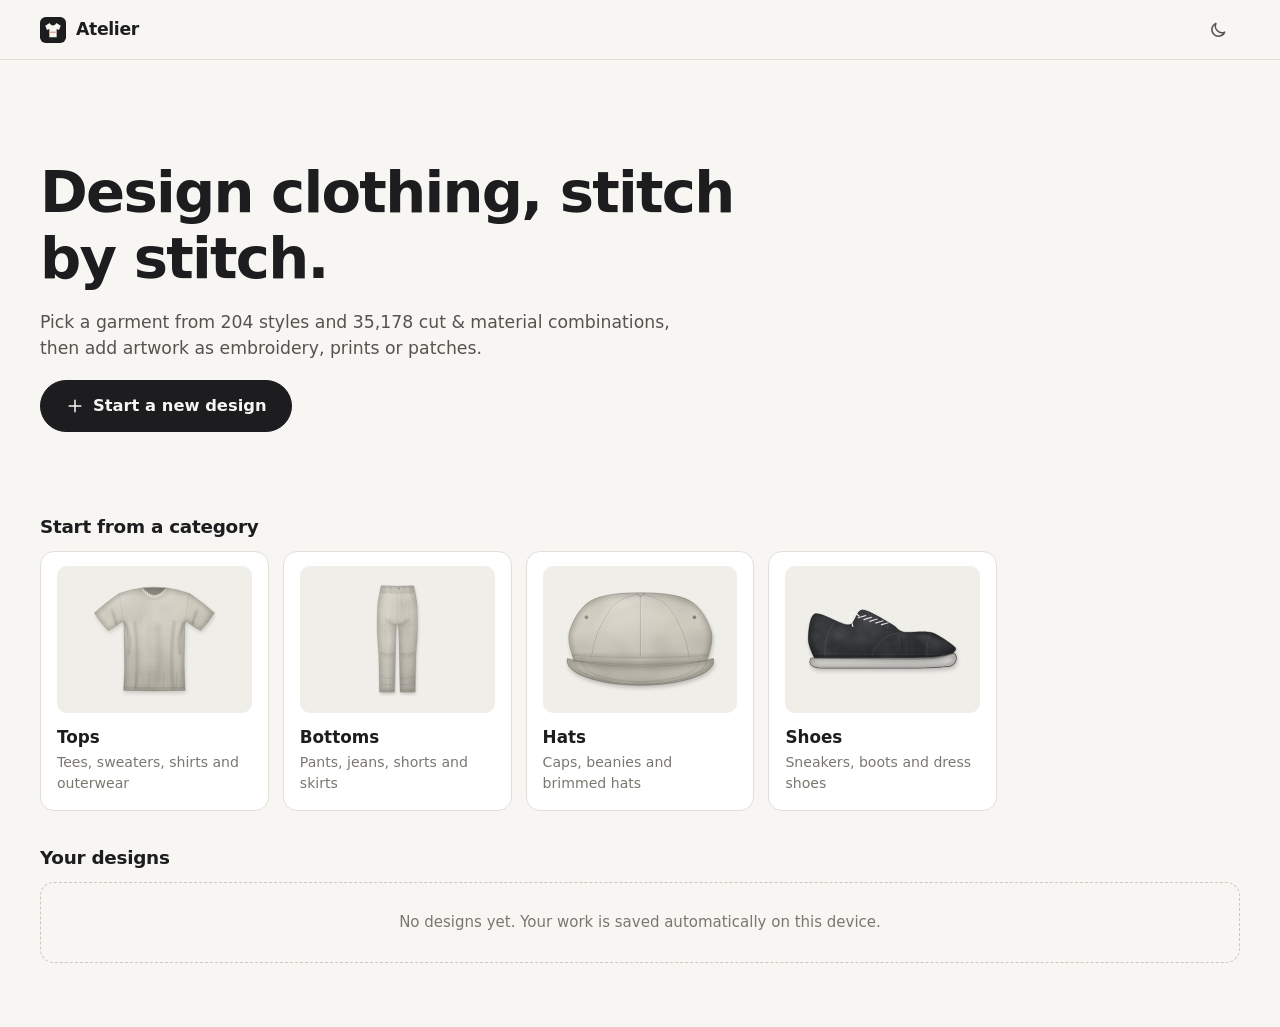
<file: index.html>
<!doctype html>
<html lang="en">
<head>
  <meta charset="utf-8">
  <meta name="viewport" content="width=device-width, initial-scale=1, viewport-fit=cover">
  <title>Atelier — Clothing Design Studio</title>
  <meta name="description" content="Prototype clothing designs: pick a garment, add stitched, printed or patched artwork, and edit images in a built-in editor.">
  <meta name="theme-color" content="#f7f6f3" media="(prefers-color-scheme: light)">
  <meta name="theme-color" content="#151517" media="(prefers-color-scheme: dark)">
  <meta name="apple-mobile-web-app-capable" content="yes">
  <meta name="mobile-web-app-capable" content="yes">
  <meta name="apple-mobile-web-app-status-bar-style" content="default">
  <meta name="apple-mobile-web-app-title" content="Atelier">
  <link rel="manifest" href="manifest.webmanifest">
  <link rel="icon" href="assets/icon.svg" type="image/svg+xml">
  <link rel="apple-touch-icon" href="assets/icon-180.png">
  <link rel="stylesheet" href="css/app.css">
</head>
<body>
  <a class="skip-link" href="#main">Skip to main content</a>
  <div id="app"></div>
  <div id="live" class="sr-only" aria-live="polite" aria-atomic="true"></div>
  <div id="toasts" class="toasts" aria-live="polite"></div>
  <noscript><p style="padding:24px">Atelier needs JavaScript to run.</p></noscript>
  <script type="module" src="js/main.js"></script>
</body>
</html>
</file>
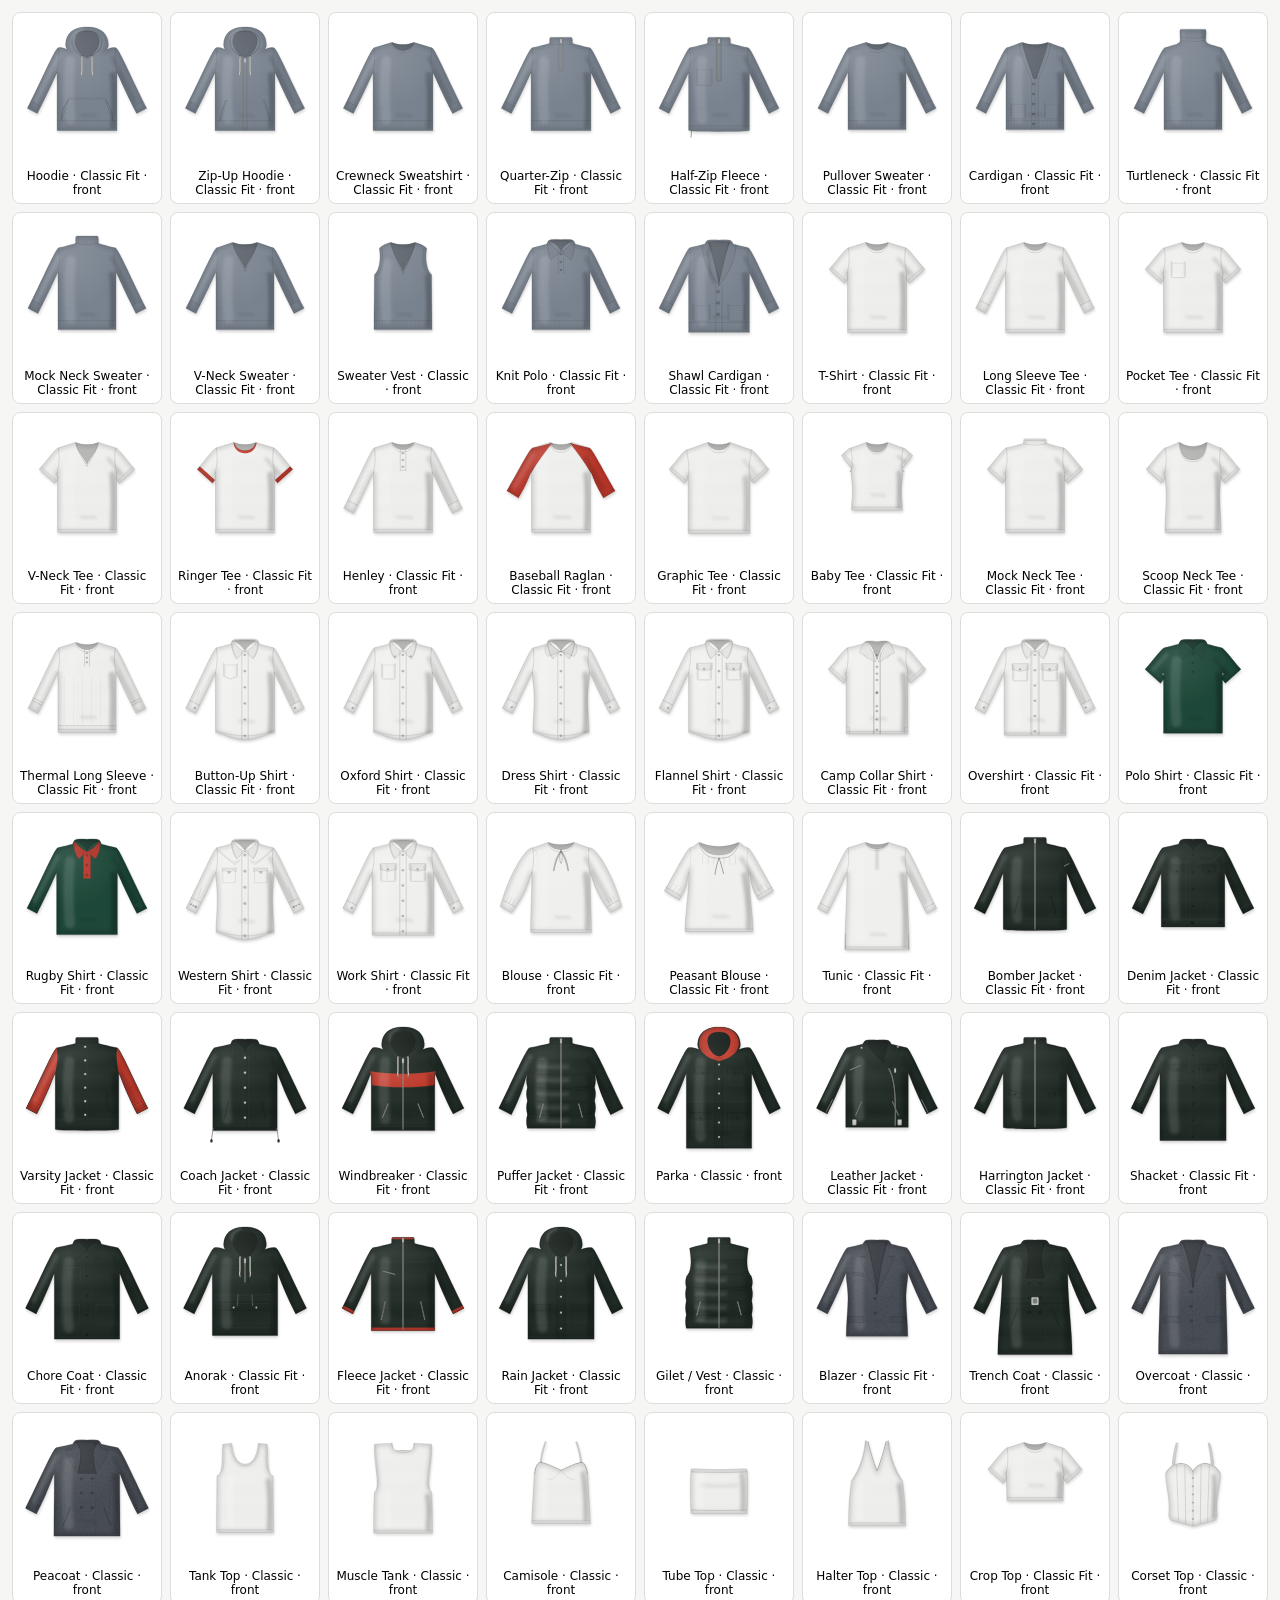
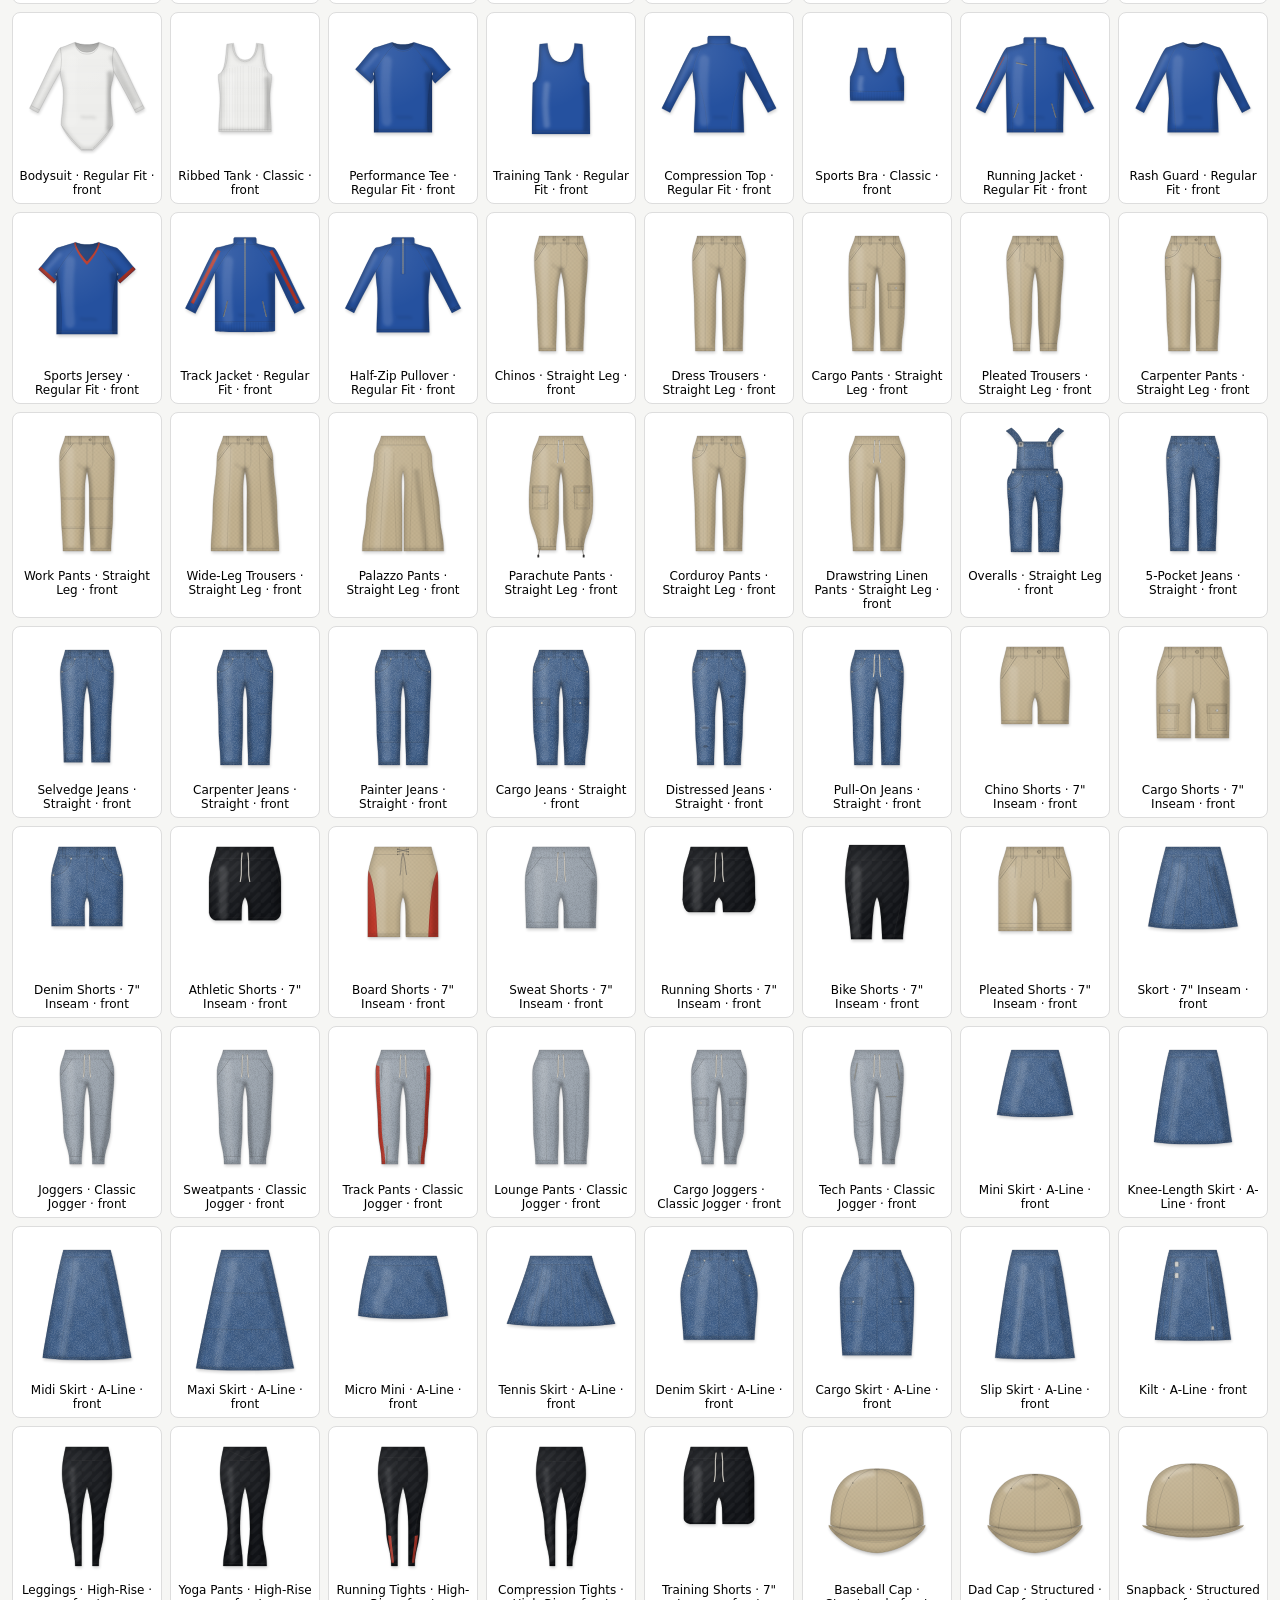
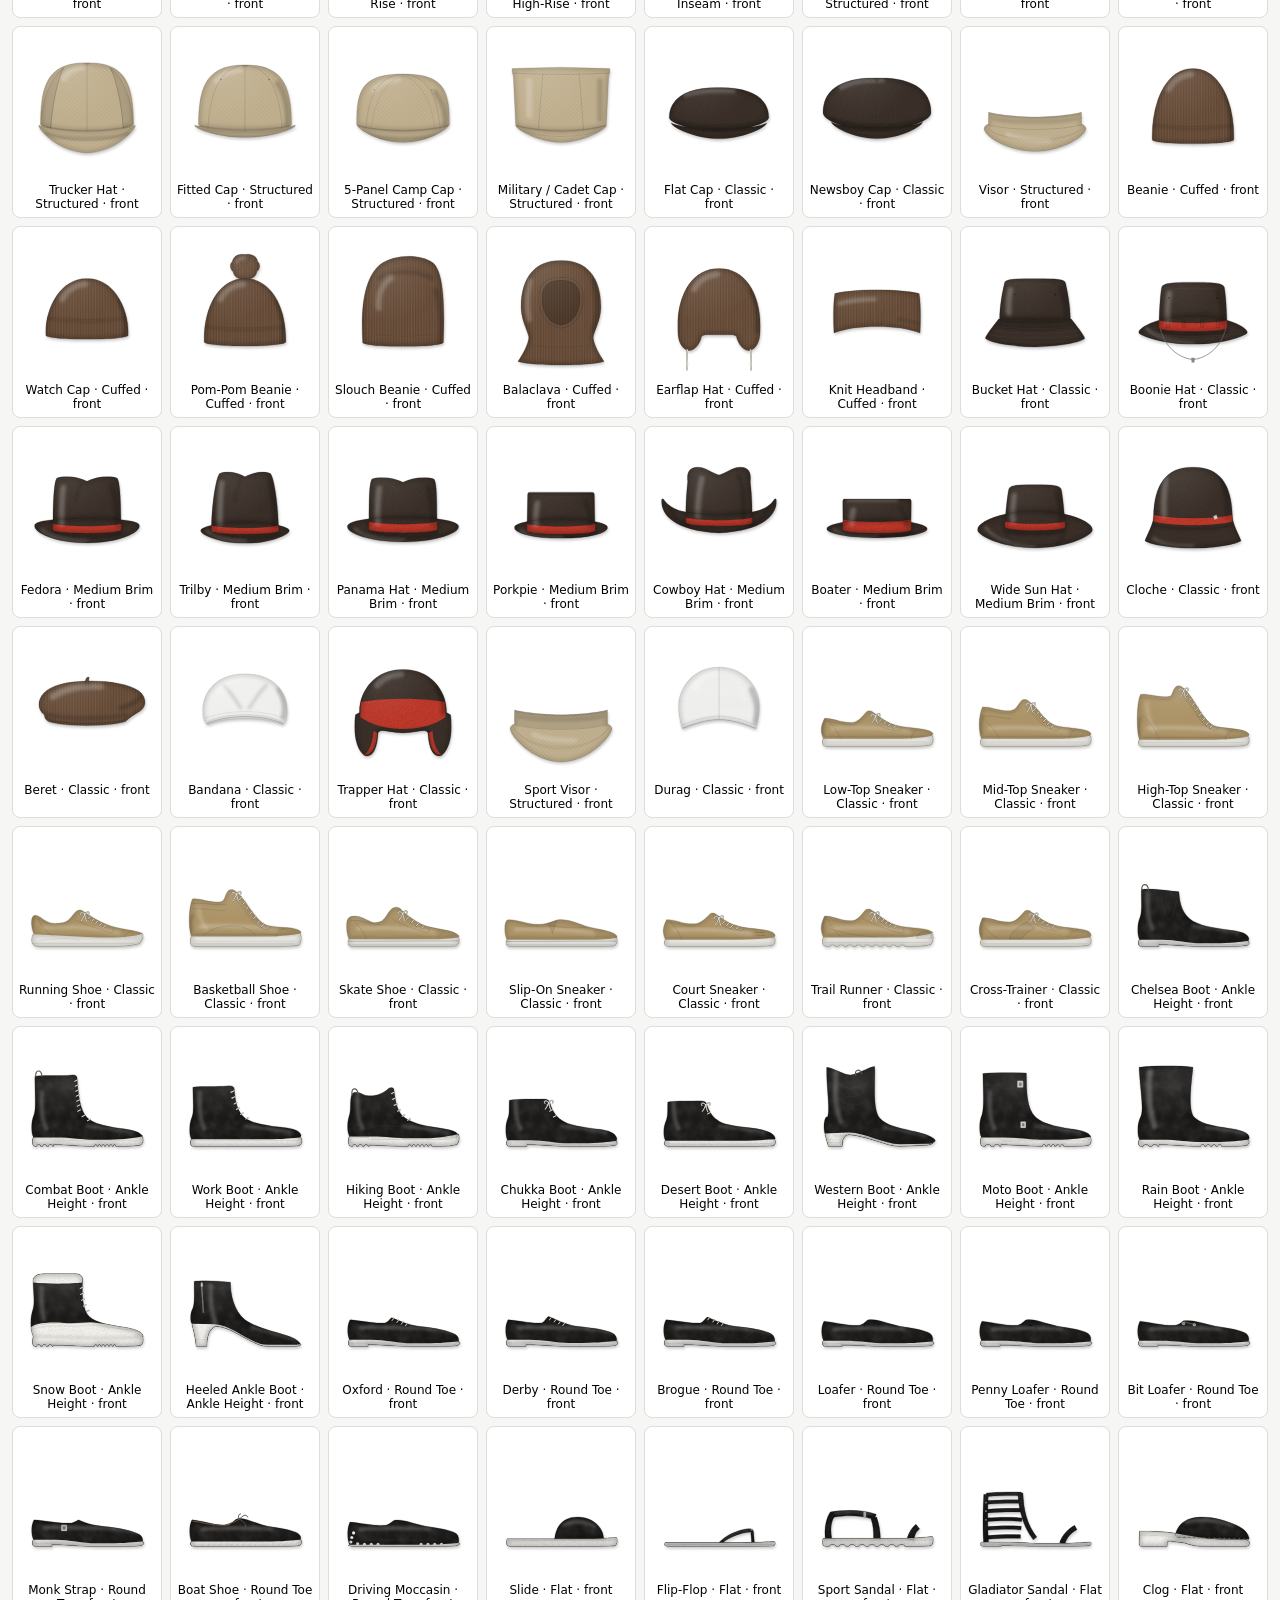
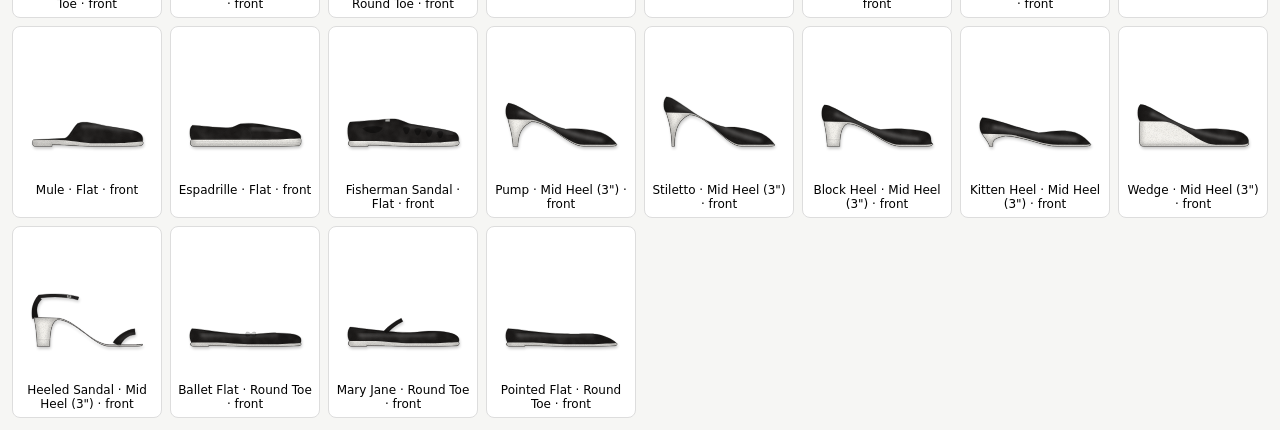
<file: tests/gallery.html>
<!doctype html>
<html lang="en"><head><meta charset="utf-8"><title>Garment gallery (dev)</title>
<style>
  body{font:12px system-ui;margin:12px;background:#f6f6f4}
  .grid{display:grid;grid-template-columns:repeat(auto-fill,minmax(150px,1fr));gap:8px}
  figure{margin:0;background:#fff;border:1px solid #ddd;border-radius:8px;padding:6px}
  figure svg{width:100%;height:150px;display:block}
  figcaption{text-align:center}
</style></head>
<body><div id="out" class="grid"></div>
<script type="module">
import { CATALOG, CUT_SETS, resolveSpec } from '../js/data/catalog.js';
import { MATERIAL_SETS } from '../js/data/materials.js';
import { garmentSVG } from '../js/garments/render.js';
import { loadGarmentArt } from '../js/garments/custom.js';
await loadGarmentArt(new URLSearchParams(location.search).get('art') || '../assets/garments/manifest.json');
const q = new URLSearchParams(location.search);
const cat = q.get('cat'), mode = q.get('mode') || 'types', view = q.get('view') || 'front';
const out = document.getElementById('out');
let html = '';
const errors = [];
for (const c of CATALOG) {
  if (cat && c.id !== cat) continue;
  for (const g of c.genres) for (const t of g.types) {
    const cuts = mode === 'cuts' ? CUT_SETS[t.cuts] : [CUT_SETS[t.cuts][0]];
    for (const cut of cuts) {
      const mat = MATERIAL_SETS[t.materials][0];
      const s = resolveSpec({ category: c.id, genre: g.id, type: t.id, cut: cut.id, material: mat });
      try {
        for (const v of view === 'both' ? ['front', 'back'] : [view]) {
          html += `<figure>${garmentSVG({ tpl: s.tpl, params: s.params, view: v, materialId: mat, accent: s.tpl === 'shoe' ? '#f2f0eb' : '#c0392b' })}<figcaption>${t.label} · ${cut.label} · ${v}</figcaption></figure>`;
        }
      } catch (e) { errors.push(`${t.id}/${cut.id}: ${e.message}`); }
    }
  }
}
out.innerHTML = html;
window.__errors = errors;
document.title = 'done';
</script></body></html>
</file>
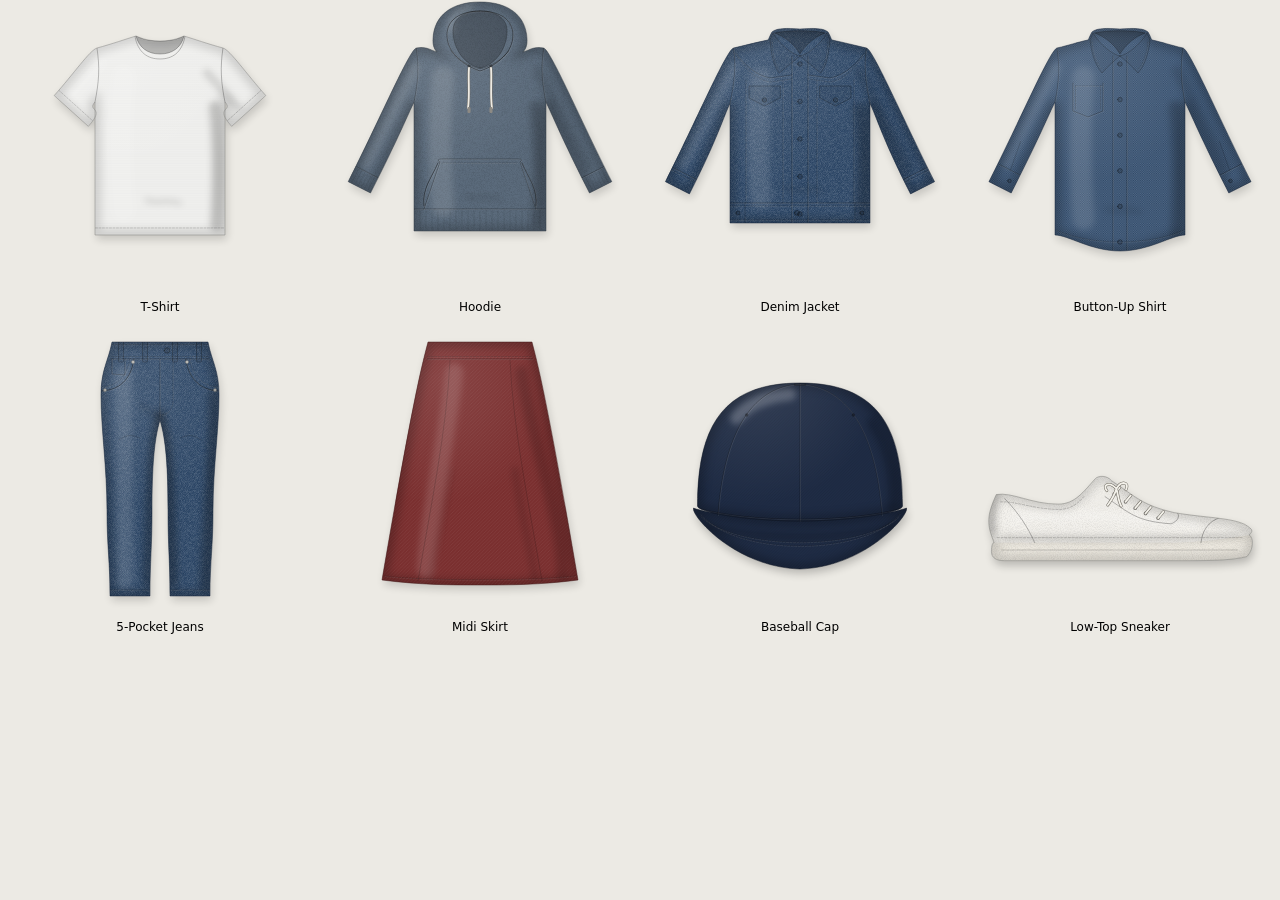
<file: tests/look.html>
<!doctype html>
<html lang="en"><head><meta charset="utf-8"><title>Garment look check (dev)</title>
<style>body{margin:0;background:#eceae4;display:grid;grid-template-columns:repeat(4,1fr)}figure{margin:0}svg{width:100%;height:300px;display:block}figcaption{font:12px system-ui;text-align:center;padding-bottom:6px}</style></head>
<body><script type="module">
// Dev page: large renders for visual checks. ?set=mix|hats|shoes  &view=front|back
import { CATALOG, resolveSpec, getCuts } from '../js/data/catalog.js';
import { garmentSVG } from '../js/garments/render.js';
import { loadGarmentArt } from '../js/garments/custom.js';
await loadGarmentArt(new URLSearchParams(location.search).get('art') || '../assets/garments/manifest.json');
const q = new URLSearchParams(location.search);
const set = q.get('set') || 'mix', v = q.get('view') || 'front';
let items;
if (set === 'mix') items = [
  ['tops','tees','tshirt','classic','cottonJersey','#f4f4f2'], ['tops','sweaters','hoodie','dropShoulder','cottonFleece','#5b6b7c'],
  ['tops','outerwear','denimJacket','classic','denim',null], ['tops','shirts','buttonUp','classic','oxfordCloth',null],
  ['bottoms','denim','fivePocket','straight','midWash',null], ['bottoms','skirts','midi','pleated','satin','#7a2f2f'],
  ['hats','caps','baseball','structured','cottonTwill','#1f2c45'], ['shoes','sneakers','lowTop','classic','leather','#f2f0eb'],
];
else {
  const cat = CATALOG.find((c) => c.id === set);
  items = cat.genres.flatMap((g) => g.types.map((t) => [set, g.id, t.id, getCuts(t)[0].id, null, null]));
}
document.body.innerHTML = items.map(([category, genre, type, cut, material, color]) => {
  const s = resolveSpec({ category, genre, type, cut, material: material || undefined });
  const mat = material || (s.type && (s.type.materials && null));
  const mid = material || ({ hats: 'cottonTwill', shoes: 'leather' }[category]);
  const col = color || (category === 'shoes' ? '#6b4a33' : '#2f4a6b');
  return `<figure>${garmentSVG({ tpl: s.tpl, params: s.params, view: v, materialId: mid, color: col, accent: s.tpl === 'shoe' ? '#ece8df' : '#c0392b' })}<figcaption>${s.type.label}</figcaption></figure>`;
}).join('');
document.title = 'done';
</script></body></html>
</file>
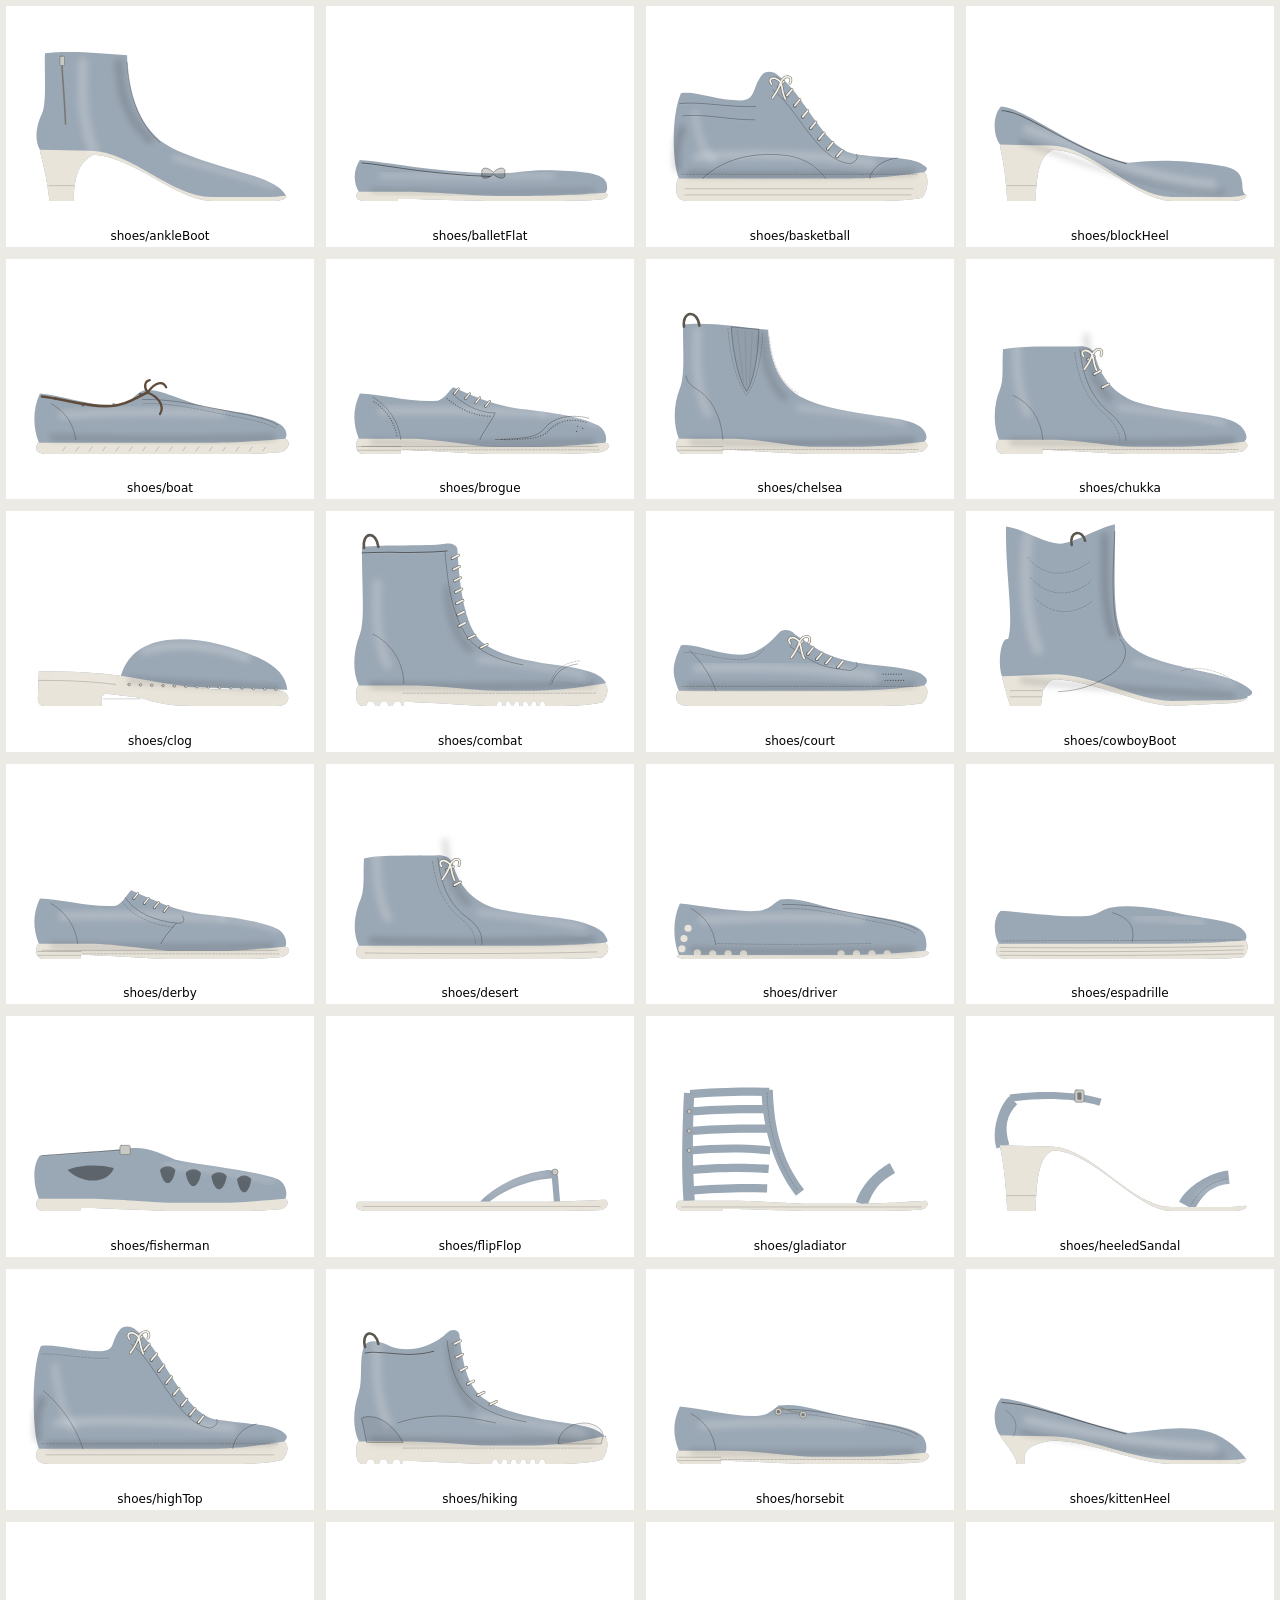
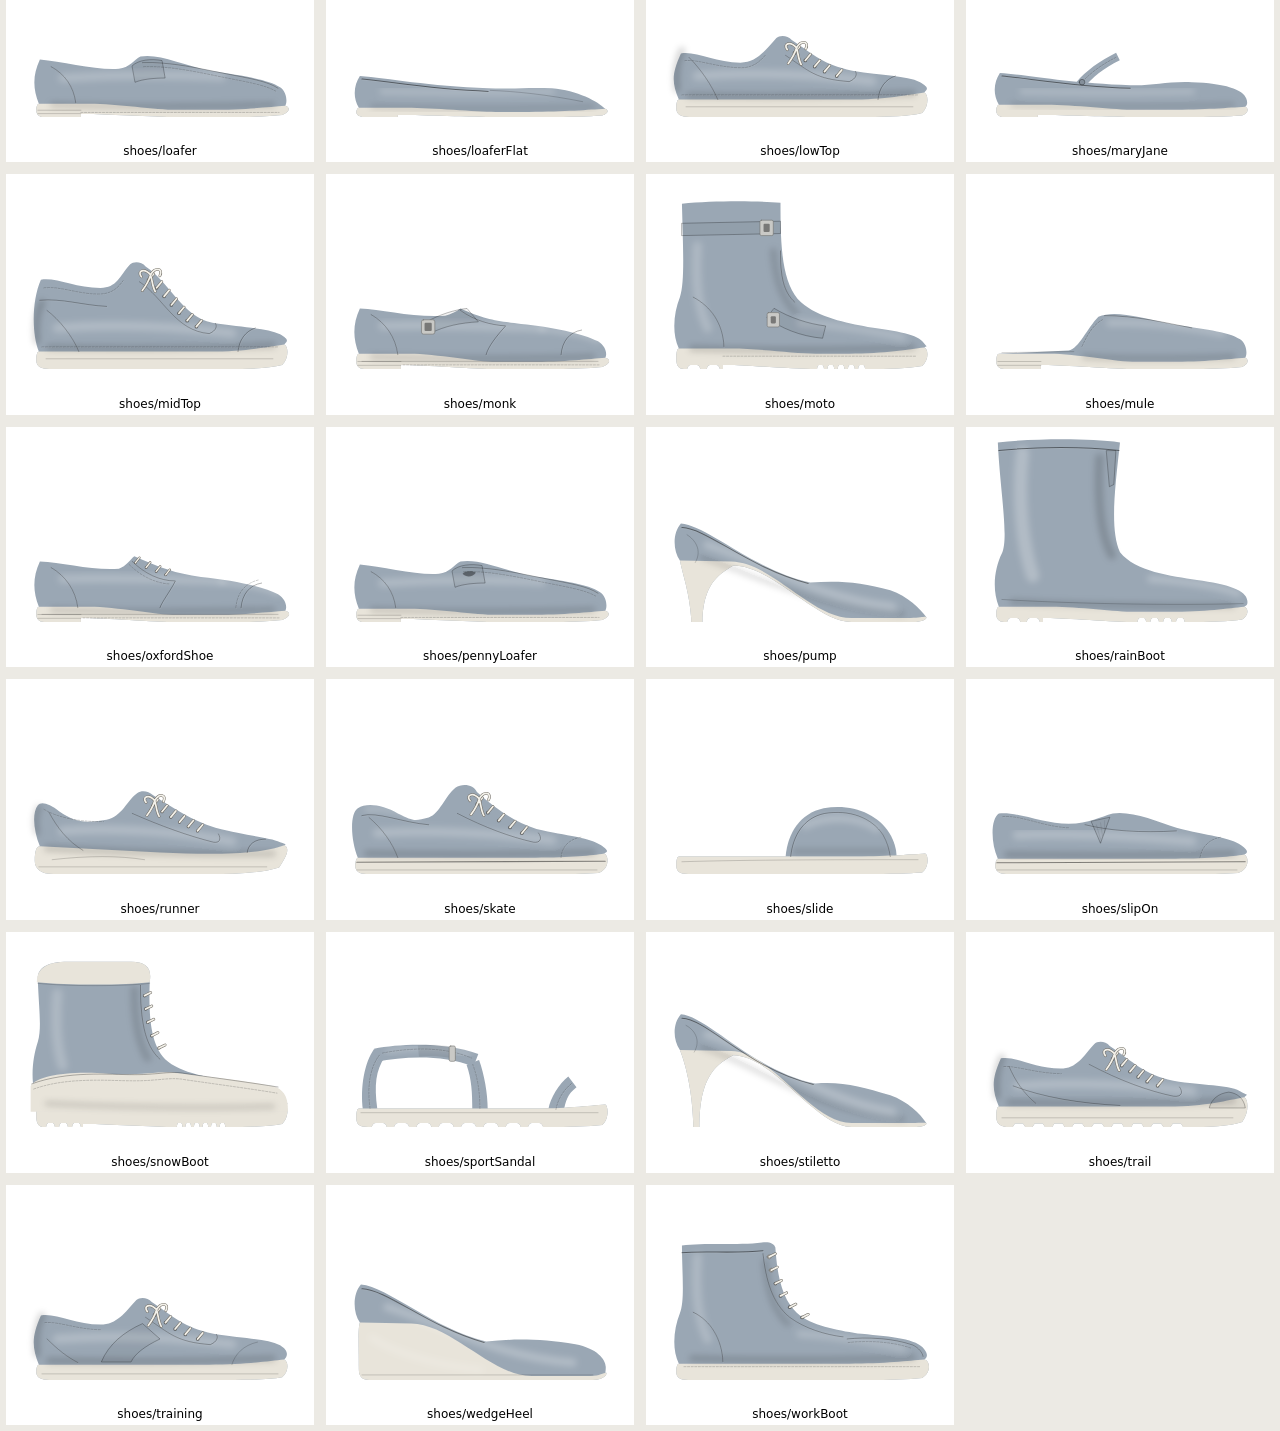
<file: tools/flats/preview.html>
<!doctype html><html><head><meta charset="utf-8"><title>flats preview</title>
<style>body{margin:0;background:#eceae4;display:grid;grid-template-columns:repeat(4,1fr);font:12px system-ui}figure{margin:6px;background:#fff}img{width:100%;display:block}figcaption{text-align:center;padding:4px}</style></head>
<body><script>
// Raw flats (outline filled grey) — ?set=shoes&view=front
const q=new URLSearchParams(location.search),set=q.get('set')||'shoes',v=q.get('view')||'front';
fetch('../../assets/garments/manifest.json').then(r=>r.json()).then(async m=>{
 const keys=Object.keys(m.garments).filter(k=>k.startsWith(set+'/'));
 for(const k of keys){const file=m.garments[k][v];if(!file)continue;let t=await (await fetch('../../assets/garments/'+file)).text();
  t=t.replace('id="outline"','id="outline" fill="#9aa7b4"').replace('<g id="accent">','<g id="accent" fill="#e8e4da">');
  const fig=document.createElement('figure');fig.innerHTML=t.replace('<svg ','<svg width="100%" ')+'<figcaption>'+k+'</figcaption>';document.body.append(fig);}
 document.title='done';});
</script></body></html>
</file>
<file: css/app.css>
/* ───────────────────────── Tokens ───────────────────────── */
:root {
  --bg: #f7f6f3;
  --surface: #ffffff;
  --surface-2: #f0eee9;
  --surface-3: #e7e4dd;
  --line: #e2dfd8;
  --line-strong: #cbc7be;
  --text: #1d1d1f;
  --text-2: #55534e;
  --text-3: #7a776f;
  --accent: #d9542f;
  --accent-ink: #ffffff;
  --accent-soft: #fbe9e3;
  --focus: #2f6fed;
  --danger: #c4372c;
  --ok: #2f8a4c;
  --shadow-1: 0 1px 2px rgba(20, 18, 14, .06), 0 1px 1px rgba(20, 18, 14, .04);
  --shadow-2: 0 8px 28px rgba(20, 18, 14, .12), 0 2px 6px rgba(20, 18, 14, .06);
  --shadow-3: 0 24px 64px rgba(20, 18, 14, .24);
  --radius: 14px;
  --radius-sm: 9px;
  --stage: #eceae4;
  --checker-a: #e9e7e2;
  --checker-b: #f7f6f3;
  --gutter: max(clamp(16px, 4vw, 40px), env(safe-area-inset-left), env(safe-area-inset-right));
  --appbar-h: 60px;
  --font: ui-sans-serif, system-ui, -apple-system, "Segoe UI", Roboto, "Helvetica Neue", Arial, sans-serif;
  --mono: ui-monospace, SFMono-Regular, Menlo, Consolas, monospace;
  color-scheme: light;
}
@media (prefers-color-scheme: dark) {
  :root:not([data-theme="light"]) {
    --bg: #141416; --surface: #1d1d20; --surface-2: #242428; --surface-3: #2e2e33;
    --line: #2f2f34; --line-strong: #45454c; --text: #f2f1ee; --text-2: #c2c0ba; --text-3: #8f8d87;
    --accent: #f07150; --accent-ink: #1a0f0b; --accent-soft: #3a211a; --focus: #7aa5ff;
    --shadow-1: 0 1px 2px rgba(0,0,0,.4); --shadow-2: 0 10px 30px rgba(0,0,0,.45); --shadow-3: 0 24px 64px rgba(0,0,0,.6);
    --stage: #19191c; --checker-a: #26262a; --checker-b: #1e1e21; color-scheme: dark;
  }
}
:root[data-theme="dark"] {
  --bg: #141416; --surface: #1d1d20; --surface-2: #242428; --surface-3: #2e2e33;
  --line: #2f2f34; --line-strong: #45454c; --text: #f2f1ee; --text-2: #c2c0ba; --text-3: #8f8d87;
  --accent: #f07150; --accent-ink: #1a0f0b; --accent-soft: #3a211a; --focus: #7aa5ff;
  --shadow-1: 0 1px 2px rgba(0,0,0,.4); --shadow-2: 0 10px 30px rgba(0,0,0,.45); --shadow-3: 0 24px 64px rgba(0,0,0,.6);
  --stage: #19191c; --checker-a: #26262a; --checker-b: #1e1e21; color-scheme: dark;
}

/* ───────────────────────── Base ───────────────────────── */
*, *::before, *::after { box-sizing: border-box; }
html { -webkit-text-size-adjust: 100%; }
body {
  margin: 0; background: var(--bg); color: var(--text); font: 15px/1.5 var(--font);
  -webkit-font-smoothing: antialiased; min-height: 100vh; min-height: 100dvh; overflow-x: hidden;
}
h1, h2, h3 { line-height: 1.15; margin: 0; letter-spacing: -0.015em; }
h1 { font-size: clamp(1.6rem, 1.2rem + 1.6vw, 2.4rem); font-weight: 650; }
h2 { font-size: 1.15rem; font-weight: 620; }
h3 { font-size: .95rem; font-weight: 620; }
p { margin: 0; }
a { color: inherit; }
img, svg { max-width: 100%; }
button, input, select, textarea { font: inherit; color: inherit; }
@media (pointer: coarse) { input, select, textarea { font-size: max(16px, 1em); } }
button { cursor: pointer; }
:focus { outline: none; }
:focus-visible { outline: 2.5px solid var(--focus); outline-offset: 2px; border-radius: 6px; }
h1[tabindex="-1"]:focus, main[tabindex="-1"]:focus { outline: none; }
[hidden] { display: none !important; }
.sr-only { position: absolute !important; width: 1px; height: 1px; padding: 0; margin: -1px; overflow: hidden; clip: rect(0 0 0 0); white-space: nowrap; border: 0; }
.skip-link { position: absolute; left: 12px; top: -48px; z-index: 1000; background: var(--text); color: var(--bg); padding: 10px 14px; border-radius: 8px; text-decoration: none; transition: top .15s; }
.skip-link:focus { top: 12px; }
.muted { color: var(--text-3); }
.ic { flex: none; display: block; }
@media (prefers-reduced-motion: reduce) { *, *::before, *::after { animation-duration: .01ms !important; transition-duration: .01ms !important; } }

/* ───────────────────────── Controls ───────────────────────── */
.btn {
  display: inline-flex; align-items: center; justify-content: center; gap: 8px; min-height: 44px;
  padding: 0 18px; border-radius: 999px; border: 1px solid var(--line-strong); background: var(--surface);
  font-weight: 560; text-decoration: none; white-space: nowrap; transition: background .15s, border-color .15s, transform .1s;
}
.btn:hover { background: var(--surface-2); }
.btn:active { transform: scale(.98); }
.btn-primary { background: var(--text); color: var(--bg); border-color: var(--text); }
.btn-primary:hover { background: color-mix(in srgb, var(--text) 85%, var(--bg)); }
.btn-accent { background: var(--accent); color: var(--accent-ink); border-color: var(--accent); }
.btn-accent:hover { background: color-mix(in srgb, var(--accent) 88%, black); }
.btn-danger { background: var(--danger); color: #fff; border-color: var(--danger); }
.btn-ghost { background: transparent; border-color: transparent; }
.btn-ghost:hover { background: var(--surface-2); }
.btn-sm { min-height: 36px; padding: 0 12px; font-size: .88rem; }
.btn-lg { min-height: 52px; padding: 0 24px; font-size: 1.02rem; }
.btn[disabled], .icon-btn[disabled] { opacity: .4; pointer-events: none; }
.icon-btn {
  display: inline-grid; place-items: center; width: 44px; height: 44px; border-radius: 12px; border: 0;
  background: transparent; color: var(--text-2); transition: background .15s, color .15s; flex: none;
}
.icon-btn:hover { background: var(--surface-2); color: var(--text); }
.icon-btn[aria-pressed="true"], .icon-btn.active { background: var(--text); color: var(--bg); }
.icon-btn.sm { width: 36px; height: 36px; border-radius: 10px; }
.seg { display: inline-flex; background: var(--surface-2); border-radius: 999px; padding: 3px; gap: 2px; }
.seg button { border: 0; background: transparent; min-height: 38px; padding: 0 14px; border-radius: 999px; font-weight: 560; color: var(--text-2); font-size: .9rem; }
.seg button[aria-pressed="true"], .seg button[aria-selected="true"] { background: var(--surface); color: var(--text); box-shadow: var(--shadow-1); }
.field { display: grid; gap: 6px; }
.field > span, .field-label { font-size: .8rem; font-weight: 600; color: var(--text-2); text-transform: uppercase; letter-spacing: .04em; }
.input, .select {
  min-height: 44px; border: 1px solid var(--line-strong); border-radius: 10px; background: var(--surface); padding: 0 12px; width: 100%;
}
.input:focus-visible, .select:focus-visible { outline-offset: 0; }
.search-field { display: flex; align-items: center; gap: 8px; border: 1px solid var(--line-strong); border-radius: 999px; background: var(--surface); padding: 0 6px 0 14px; min-height: 46px; color: var(--text-3); }
.search-field:focus-within { outline: 2.5px solid var(--focus); outline-offset: 1px; }
.search-field input { border: 0; background: transparent; flex: 1; min-width: 0; min-height: 44px; color: var(--text); }
.search-field input:focus-visible { outline: none; }
input[type="range"] { width: 100%; accent-color: var(--text); min-height: 28px; }
input[type="color"] { width: 44px; height: 44px; padding: 0; border: 1px solid var(--line-strong); border-radius: 10px; background: none; cursor: pointer; }
input[type="color"]::-webkit-color-swatch-wrapper { padding: 3px; }
input[type="color"]::-webkit-color-swatch { border: 0; border-radius: 7px; }
.range-row { display: grid; grid-template-columns: 1fr auto; gap: 4px 10px; align-items: center; }
.range-row label { font-size: .85rem; color: var(--text-2); }
.range-row output { font: 500 .8rem var(--mono); color: var(--text-3); min-width: 3.5ch; text-align: right; }
.range-row input { grid-column: 1 / -1; }
.check { display: flex; align-items: center; gap: 10px; min-height: 40px; font-size: .92rem; }
.check input { width: 20px; height: 20px; accent-color: var(--text); }

/* ───────────────────────── App bar ───────────────────────── */
.appbar {
  position: sticky; top: 0; z-index: 20; height: var(--appbar-h); display: flex; align-items: center; justify-content: space-between;
  padding: 0 var(--gutter); padding-top: env(safe-area-inset-top); background: var(--bg); background: color-mix(in srgb, var(--bg) 88%, transparent);
  backdrop-filter: saturate(1.4) blur(12px); -webkit-backdrop-filter: saturate(1.4) blur(12px); border-bottom: 1px solid var(--line);
}
.brand { display: inline-flex; align-items: center; gap: 10px; text-decoration: none; font-weight: 700; letter-spacing: -.02em; font-size: 1.08rem; color: var(--text); min-height: 44px; }
.appbar-actions { display: flex; align-items: center; gap: 4px; }

.page { padding: 28px var(--gutter) 64px; max-width: 1280px; margin: 0 auto; }

/* ───────────────────────── Home ───────────────────────── */
.hero { padding: clamp(24px, 6vw, 72px) 0 clamp(24px, 4vw, 48px); display: grid; gap: 18px; justify-items: start; max-width: 760px; }
.hero h1 { font-size: clamp(2rem, 1.2rem + 3.6vw, 3.6rem); font-weight: 700; letter-spacing: -0.03em; }
.lede { font-size: 1.08rem; color: var(--text-2); max-width: 58ch; }
.section { margin-top: 36px; }
.section-head { display: flex; align-items: baseline; justify-content: space-between; margin-bottom: 14px; }
.cat-art, .opt-art, .proj-art, .summary-art {
  position: relative; display: block; width: 100%; height: auto; flex: none; overflow: hidden;
  background: var(--surface-2); border-radius: 10px;
}
@supports not (aspect-ratio: 1 / 1) {
  .cat-art { height: 0; padding-top: 75%; }
  .opt-art, .proj-art, .summary-art { height: 0; padding-top: 100%; }
}
.cat-art > svg, .opt-art > svg, .proj-art > svg, .proj-art > img, .summary-art > svg {
  position: absolute; top: var(--pad); left: var(--pad); width: calc(100% - 2 * var(--pad)); height: calc(100% - 2 * var(--pad));
  display: block; max-width: none; object-fit: contain;
}
.cat-label, .cat-desc, .opt-label, .opt-desc, .proj-name, .proj-date { display: block; overflow-wrap: anywhere; }
.cat-grid, .proj-grid, .opt-grid { list-style: none; margin: 0; padding: 0; display: grid; gap: 14px; }
.cat-grid { grid-template-columns: repeat(auto-fill, minmax(min(100%, 220px), 1fr)); }
.cat-grid > li, .proj-grid > li { display: flex; min-width: 0; }
.cat-card {
  flex: 1; min-width: 0; display: flex; flex-direction: column; gap: 2px; text-decoration: none; background: var(--surface); border: 1px solid var(--line);
  border-radius: var(--radius); padding: 14px 16px 16px; transition: border-color .15s, box-shadow .15s, transform .15s;
}
.cat-card:hover { border-color: var(--line-strong); box-shadow: var(--shadow-2); transform: translateY(-2px); }
.cat-art { --pad: 12px; aspect-ratio: 4 / 3; margin-bottom: 10px; }
.cat-label { font-weight: 640; font-size: 1.05rem; }
.cat-desc { color: var(--text-3); font-size: .88rem; }
.proj-grid { grid-template-columns: repeat(auto-fill, minmax(min(100%, 190px), 1fr)); }
.proj-card { position: relative; flex: 1; min-width: 0; background: var(--surface); border: 1px solid var(--line); border-radius: var(--radius); transition: box-shadow .15s; }
.proj-card:hover { box-shadow: var(--shadow-2); }
.proj-link { display: flex; flex-direction: column; gap: 2px; padding: 12px 12px 14px; text-decoration: none; border-radius: var(--radius); }
.proj-art { --pad: 10px; aspect-ratio: 1 / 1; margin-bottom: 8px; }
.proj-name { font-weight: 600; font-size: .92rem; padding-right: 36px; line-height: 1.3; }
.proj-date { font-size: .8rem; color: var(--text-3); }
.proj-del { position: absolute; right: 6px; bottom: 8px; }
.empty { border: 1.5px dashed var(--line-strong); border-radius: var(--radius); padding: 28px; text-align: center; color: var(--text-3); }

/* ───────────────────────── Wizard ───────────────────────── */
.stepper { margin-bottom: 22px; overflow-x: auto; scrollbar-width: none; margin-inline: calc(var(--gutter) * -1); padding-inline: var(--gutter); }
.stepper::-webkit-scrollbar { display: none; }
.stepper ol { list-style: none; display: flex; gap: 6px; margin: 0; padding: 0; min-width: max-content; }
.step > a, .step > span { display: flex; align-items: center; gap: 10px; padding: 7px 14px 7px 8px; border-radius: 999px; text-decoration: none; min-height: 44px; }
.step > a:hover { background: var(--surface-2); }
.step-num { display: grid; place-items: center; width: 26px; height: 26px; border-radius: 50%; border: 1.5px solid var(--line-strong); font-size: .78rem; font-weight: 650; color: var(--text-3); flex: none; }
.step.done .step-num { background: var(--text); color: var(--bg); border-color: var(--text); }
.step.current .step-num { border-color: var(--accent); color: var(--accent); }
.step-text { display: grid; line-height: 1.15; }
.step-name { font-size: .78rem; font-weight: 620; color: var(--text-3); text-transform: uppercase; letter-spacing: .05em; }
.step.current .step-name { color: var(--text); }
.step-val { font-size: .86rem; font-weight: 560; max-width: 18ch; overflow: hidden; text-overflow: ellipsis; white-space: nowrap; }
.wiz-layout { display: grid; grid-template-columns: minmax(0, 1fr) 300px; gap: 32px; align-items: start; }
.wiz-head { display: grid; gap: 6px; margin-bottom: 18px; justify-items: start; }
.back-link { margin-left: -10px; margin-bottom: 4px; }
.filter-row { margin-bottom: 16px; max-width: 420px; }
.opt-grid { grid-template-columns: repeat(auto-fill, minmax(min(100%, 170px), 1fr)); }
.opt-grid-lg { grid-template-columns: repeat(auto-fill, minmax(min(100%, 220px), 1fr)); }
.opt-grid > li { display: flex; min-width: 0; }
.opt {
  flex: 1; min-width: 0; display: flex; flex-direction: column; align-items: stretch; text-align: left; width: 100%; background: var(--surface); border: 1px solid var(--line);
  border-radius: var(--radius); padding: 10px 12px 14px; gap: 2px; transition: border-color .15s, box-shadow .15s, transform .15s;
}
.opt:hover { border-color: var(--line-strong); box-shadow: var(--shadow-2); transform: translateY(-2px); }
.opt[aria-busy="true"] { opacity: .6; }
.opt-art { --pad: 8px; aspect-ratio: 1 / 1; margin-bottom: 8px; }
.opt-label { font-weight: 620; font-size: .95rem; line-height: 1.25; }
.opt-desc { color: var(--text-3); font-size: .82rem; line-height: 1.35; }
.opt-meta { color: var(--text-2); white-space: nowrap; }
.no-results { padding: 24px 0; }
.wiz-summary { position: sticky; top: calc(var(--appbar-h) + 20px); }
.summary-card { background: var(--surface); border: 1px solid var(--line); border-radius: var(--radius); padding: 16px; display: grid; gap: 6px; }
.summary-art { --pad: 14px; aspect-ratio: 1 / 1; margin-bottom: 8px; }
.summary-empty { position: absolute; inset: 0; display: grid; place-items: center; }
.summary-empty { color: var(--text-3); }
.summary-kicker { font-size: .75rem; text-transform: uppercase; letter-spacing: .06em; color: var(--text-3); font-weight: 620; }
.summary-name { font-weight: 650; font-size: 1.05rem; line-height: 1.25; min-height: 1.3em; }
.summary-list { margin: 8px 0 0; display: grid; gap: 4px; font-size: .86rem; }
.summary-list > div { display: flex; justify-content: space-between; gap: 12px; border-top: 1px solid var(--line); padding-top: 6px; }
.summary-list dt { color: var(--text-3); }
.summary-list dd { margin: 0; font-weight: 560; text-align: right; }
@media (max-width: 600px) {
  .cat-grid, .proj-grid { grid-template-columns: repeat(2, minmax(0, 1fr)); gap: 10px; }
  .cat-card { padding: 10px 10px 12px; }
  .cat-art { --pad: 8px; }
  .proj-link { padding: 8px 8px 10px; }
}
@media (max-width: 860px) {
  .wiz-layout { grid-template-columns: 1fr; }
  .wiz-summary { display: none; }
  .opt-grid { grid-template-columns: repeat(auto-fill, minmax(min(100%, 150px), 1fr)); gap: 10px; }
}
@media (max-width: 420px) {
  .opt-grid, .opt-grid-lg { grid-template-columns: 1fr 1fr; }
  .opt { padding: 8px 10px 12px; }
  .step-val { max-width: 12ch; }
}

/* ───────────────────────── Dialogs & toasts ───────────────────────── */
.dialog {
  border: 0; padding: 0; border-radius: 18px; background: var(--surface); color: var(--text); box-shadow: var(--shadow-3);
  width: min(560px, calc(100vw - 32px)); max-height: min(88dvh, 900px); display: flex; flex-direction: column;
}
.dialog:not([open]) { display: none; }
.dialog-wide { width: min(980px, calc(100vw - 32px)); height: min(88dvh, 860px); }
.dialog::backdrop { background: rgba(15, 14, 12, .45); backdrop-filter: blur(2px); }
.dialog-head { display: flex; align-items: center; justify-content: space-between; gap: 12px; padding: 12px 12px 12px 20px; border-bottom: 1px solid var(--line); }
.dialog-title { font-size: 1.05rem; }
.dialog-body { padding: 18px 20px; overflow: auto; flex: 1; min-height: 0; }
.dialog-foot { display: flex; justify-content: flex-end; gap: 8px; padding: 12px 16px; border-top: 1px solid var(--line); flex-wrap: wrap; }
@media (max-width: 640px) {
  .dialog, .dialog-wide { width: 100%; max-width: 100%; height: 100vh; height: 100dvh; max-height: 100vh; max-height: 100dvh; border-radius: 0; margin: 0; }
}
.toasts { position: fixed; left: 50%; bottom: calc(20px + env(safe-area-inset-bottom)); transform: translateX(-50%); display: grid; gap: 8px; z-index: 2000; pointer-events: none; width: max-content; max-width: calc(100vw - 32px); }
.toast { pointer-events: auto; display: flex; align-items: center; gap: 12px; background: var(--text); color: var(--bg); padding: 10px 16px; border-radius: 12px; box-shadow: var(--shadow-2); font-size: .9rem; animation: toast-in .2s ease-out; }
.toast .btn { color: var(--bg); }
.toast.error { background: var(--danger); color: #fff; }
.toast.out { opacity: 0; transform: translateY(6px); transition: .2s; }
@keyframes toast-in { from { opacity: 0; transform: translateY(8px); } }

/* ───────────────────────── Designer ───────────────────────── */
.dz { height: 100vh; height: 100dvh; display: grid; grid-template-rows: auto 1fr; overflow: hidden; }
.dz-top {
  display: flex; align-items: center; gap: 10px; padding: 8px 12px; padding-top: max(8px, env(safe-area-inset-top));
  border-bottom: 1px solid var(--line); background: var(--surface); min-width: 0;
}
.dz-title { display: grid; min-width: 0; flex: 1; }
.title-input { border: 1px solid transparent; background: transparent; font-weight: 650; font-size: 1rem; padding: 3px 8px; border-radius: 8px; min-width: 0; width: 100%; max-width: 460px; text-overflow: ellipsis; }
.title-input:hover { border-color: var(--line); }
.title-input:focus-visible { border-color: var(--focus); outline: none; box-shadow: 0 0 0 2px color-mix(in srgb, var(--focus) 30%, transparent); }
.dz-sub { font-size: .78rem; color: var(--text-3); padding: 0 9px; white-space: nowrap; overflow: hidden; text-overflow: ellipsis; }
.dz-actions { display: flex; align-items: center; gap: 2px; }
.save-state { font-size: .78rem; color: var(--text-3); padding: 0 10px; min-width: 64px; text-align: center; }
.dz-body { display: grid; grid-template-columns: 260px minmax(0, 1fr) 320px; min-height: 0; }
.panel { background: var(--surface); overflow: auto; min-height: 0; overscroll-behavior: contain; }
.dz-left { border-right: 1px solid var(--line); padding: 14px; display: flex; flex-direction: column; gap: 12px; }
.dz-right { border-left: 1px solid var(--line); display: flex; flex-direction: column; }
.panel-head { display: flex; align-items: baseline; justify-content: space-between; }
.panel-head h2 { font-size: .95rem; }
.add-btn { width: 100%; }
.layers { list-style: none; margin: 0; padding: 0; display: grid; gap: 4px; }
.layer { display: flex; align-items: center; gap: 2px; border-radius: 10px; border: 1px solid transparent; padding: 2px; }
.layer.selected { background: var(--accent-soft); border-color: color-mix(in srgb, var(--accent) 40%, transparent); }
.layer-main { flex: 1; display: flex; align-items: center; gap: 10px; min-width: 0; text-align: left; border: 0; background: transparent; padding: 6px; border-radius: 8px; min-height: 48px; }
.layer-main:hover { background: var(--surface-2); }
.layer.selected .layer-main:hover { background: transparent; }
.layer-thumb { width: 38px; height: 38px; border-radius: 7px; flex: none; display: grid; place-items: center; overflow: hidden;
  background: repeating-conic-gradient(var(--checker-a) 0 25%, var(--checker-b) 0 50%) 0 0 / 10px 10px; border: 1px solid var(--line); }
.layer-thumb img { max-width: 100%; max-height: 100%; object-fit: contain; }
.layer-text { display: grid; min-width: 0; }
.layer-name { font-weight: 580; font-size: .88rem; white-space: nowrap; overflow: hidden; text-overflow: ellipsis; }
.layer-meta { font-size: .76rem; color: var(--text-3); }
.layers-empty { color: var(--text-3); font-size: .88rem; padding: 14px 4px; }
.layers-hint { font-size: .8rem; margin-top: auto; }
.dz-stage-wrap { position: relative; min-width: 0; min-height: 0; background: var(--stage); display: grid; }
.stage { position: relative; overflow: hidden; touch-action: none; min-height: 0; }
.stage:focus-visible { outline-offset: -3px; border-radius: 0; }
.stage-svg { position: absolute; inset: 0; width: 100%; height: 100%; display: block; user-select: none; -webkit-user-select: none; }
.stage-svg > g:not(.els):not(.overlay) { pointer-events: none; }
.stage .el { cursor: move; }
.stage .el.locked { cursor: default; }
.stage .handle { cursor: nwse-resize; }
.stage .h-ne, .stage .h-sw { cursor: nesw-resize; }
.stage [data-handle="rot"] { cursor: grab; }
.stage.panning { cursor: grabbing; }
.stage image[data-pending] { opacity: .55; }
.stage-ctrls { position: absolute; right: 14px; bottom: 14px; display: flex; align-items: center; gap: 2px; background: var(--surface); border: 1px solid var(--line); border-radius: 12px; padding: 3px; box-shadow: var(--shadow-1); }
.zoom-pct { border: 0; background: transparent; font: 600 .8rem var(--mono); min-width: 56px; min-height: 36px; border-radius: 8px; color: var(--text-2); }
.zoom-pct:hover { background: var(--surface-2); }
.fab { display: none; }
.tabs { display: flex; gap: 2px; padding: 10px 12px 0; border-bottom: 1px solid var(--line); position: sticky; top: 0; background: var(--surface); z-index: 1; }
.tabs [role=tab] { border: 0; background: transparent; padding: 10px 12px; min-height: 44px; font-weight: 600; color: var(--text-3); border-bottom: 2px solid transparent; margin-bottom: -1px; }
.tabs [role=tab][aria-selected="true"] { color: var(--text); border-bottom-color: var(--text); }
.tabpanel { padding: 14px 16px 28px; display: grid; gap: 4px; align-content: start; }
.prop-group { display: grid; gap: 10px; padding: 12px 0; border: 0; border-bottom: 1px solid var(--line); margin: 0; min-width: 0; }
.prop-group:last-child { border-bottom: 0; }
fieldset.prop-group { padding: 12px 0; }
fieldset.prop-group legend { padding: 0; margin-bottom: 10px; float: left; width: 100%; }
fieldset.prop-group legend + * { clear: both; }
.edit-btn { width: 100%; }
.props-empty { display: grid; gap: 14px; justify-items: start; color: var(--text-2); padding: 8px 0; }
.method-grid { display: grid; grid-template-columns: repeat(5, 1fr); gap: 6px; }
.method-opt { position: relative; }
.method-opt input { position: absolute; opacity: 0; inset: 0; margin: 0; cursor: pointer; }
.method-card { display: grid; justify-items: center; gap: 4px; padding: 8px 2px 6px; border: 1.5px solid var(--line); border-radius: 10px; font-size: .74rem; font-weight: 600; color: var(--text-2); transition: border-color .15s, background .15s; height: 100%; text-align: center; }
.method-opt input:checked + .method-card { border-color: var(--text); background: var(--surface-2); color: var(--text); }
.method-opt input:focus-visible + .method-card { outline: 2.5px solid var(--focus); outline-offset: 2px; }
.method-card svg { color: var(--text); }
.method-desc { font-size: .84rem; }
.chips { display: flex; flex-wrap: wrap; gap: 6px; }
.chip { border: 1px solid var(--line-strong); background: var(--surface); border-radius: 999px; padding: 0 12px; min-height: 36px; font-size: .84rem; font-weight: 560; }
.chip:hover { background: var(--surface-2); }
.chip[aria-checked="true"] { background: var(--text); color: var(--bg); border-color: var(--text); }
.row2 { display: grid; grid-template-columns: 1fr 1fr; gap: 10px; }
.btn-row { display: flex; flex-wrap: wrap; gap: 6px; }
.btn-grid { display: grid; grid-template-columns: 1fr 1fr; gap: 6px; }
.btn-grid .btn { white-space: normal; min-width: 0; padding: 4px 10px; line-height: 1.2; text-align: center; }
.danger-text { color: var(--danger); }
.color-field { display: flex; align-items: center; gap: 10px; font-size: .86rem; color: var(--text-2); }
.color-field code { font-family: var(--mono); font-size: .78rem; color: var(--text-3); }
.swatches { display: grid; grid-template-columns: repeat(auto-fill, minmax(32px, 1fr)); gap: 6px; }
.swatches.small { grid-template-columns: repeat(8, 1fr); }
.swatch { aspect-ratio: 1; min-width: 32px; border-radius: 50%; border: 1px solid rgba(0,0,0,.15); background: var(--sw); position: relative; padding: 0; }
.swatch[aria-checked="true"]::after { content: ""; position: absolute; inset: -4px; border-radius: 50%; border: 2px solid var(--text); }
.garment-name { font-weight: 650; }
.small { font-size: .82rem; }
.credit p { font-size: .86rem; }
.credit a { font-size: .86rem; }
.dz-mtabs { display: none; }
@media (max-width: 1100px) { .dz-body { grid-template-columns: 220px minmax(0, 1fr) 290px; } .method-grid { grid-template-columns: repeat(3, 1fr); } }
@media (max-width: 900px) {
  .dz { grid-template-rows: auto 1fr auto; }
  .dz-top { flex-wrap: wrap; gap: 6px; }
  .dz-title { order: 0; flex: 1 1 0; }
  .dz-views { order: 3; width: 100%; justify-content: center; }
  .dz-views button { flex: 1; }
  .hide-sm { display: none; }
  .save-state { display: none; }
  .dz-body { grid-template-columns: 1fr; grid-template-rows: 1fr; position: relative; }
  .dz-body > * { grid-area: 1 / 1; }
  .dz-left, .dz-right { border: 0; z-index: 2; }
  .dz[data-mtab="canvas"] .dz-left, .dz[data-mtab="canvas"] .dz-right { display: none; }
  .dz[data-mtab="layers"] .dz-right, .dz[data-mtab="artwork"] .dz-left, .dz[data-mtab="garment"] .dz-left { display: none; }
  .dz[data-mtab="artwork"] .tabs, .dz[data-mtab="garment"] .tabs { display: none; }
  .dz-mtabs { display: grid; grid-template-columns: repeat(4, 1fr); border-top: 1px solid var(--line); background: var(--surface); padding-bottom: env(safe-area-inset-bottom); }
  .dz-mtabs button { border: 0; background: transparent; display: grid; justify-items: center; gap: 2px; padding: 8px 0 10px; font-size: .72rem; font-weight: 600; color: var(--text-3); min-height: 56px; }
  .dz-mtabs button[aria-selected="true"] { color: var(--text); }
  .dz-mtabs button[aria-selected="true"] svg { color: var(--accent); }
  .fab { display: inline-flex; position: absolute; left: 14px; bottom: 14px; box-shadow: var(--shadow-2); min-height: 48px; }
  .stage-ctrls { right: 10px; bottom: 14px; }
  .method-grid { grid-template-columns: repeat(5, 1fr); }
  .layers-hint { display: none; }
}
@media (max-width: 420px) { .method-grid { grid-template-columns: repeat(3, 1fr); } }

/* ───────────────────────── Add artwork ───────────────────────── */
.add-dialog .dialog-body { padding: 0; display: flex; }
.add-flow { flex: 1; display: flex; min-height: 0; min-width: 0; }
.add-step { flex: 1; display: flex; flex-direction: column; gap: 10px; padding: 18px 20px; min-height: 0; min-width: 0; position: relative; }
.step-kicker { font-size: .74rem; text-transform: uppercase; letter-spacing: .06em; color: var(--text-3); font-weight: 650; }
.add-h { font-size: 1.15rem; }
.method-cards { display: grid; grid-template-columns: repeat(auto-fill, minmax(min(100%, 280px), 1fr)); gap: 10px; margin-top: 6px; overflow: auto; padding: 3px; }
.method-big { display: flex; gap: 14px; align-items: flex-start; text-align: left; border: 1.5px solid var(--line); border-radius: var(--radius); background: var(--surface); padding: 12px; transition: border-color .15s, background .15s; }
.method-big:hover { border-color: var(--line-strong); }
.method-big[aria-checked="true"] { border-color: var(--text); background: var(--surface-2); box-shadow: inset 0 0 0 1px var(--text); }
.mb-preview { width: 84px; height: 84px; flex: none; border-radius: 12px; background: var(--garment); display: grid; place-items: center; overflow: hidden; position: relative; }
.mb-preview::after { content: ""; position: absolute; inset: 0; background: repeating-linear-gradient(45deg, rgba(0,0,0,.05) 0 2px, transparent 2px 4px); pointer-events: none; }
.mb-img { width: 68px; height: 68px; object-fit: contain; position: relative; z-index: 1; }
.mb-img.mb-thick { filter: drop-shadow(0 1.5px 1.2px rgba(0,0,0,.45)); }
.mb-img.mb-thin { filter: drop-shadow(0 .6px .5px rgba(0,0,0,.4)); }
.mb-img.mb-patch { filter: drop-shadow(0 2px 2px rgba(0,0,0,.35)); }
.mb-text { display: grid; gap: 3px; }
.mb-title { font-weight: 650; }
.mb-desc { font-size: .86rem; color: var(--text-2); }
.mb-best { font-size: .78rem; color: var(--text-3); }
.add-foot { display: flex; justify-content: flex-end; gap: 8px; margin-top: auto; padding-top: 10px; }
.src-head { display: flex; justify-content: space-between; align-items: center; gap: 12px; flex-wrap: wrap; }
.method-chip { display: inline-flex; align-items: center; gap: 8px; border: 1px solid var(--line-strong); background: var(--surface); border-radius: 999px; padding: 4px 14px 4px 4px; min-height: 44px; font-weight: 600; font-size: .88rem; }
.method-chip svg { color: var(--text); border-radius: 50%; }
.chip-change { color: var(--accent); font-weight: 600; margin-left: 4px; }
.src-tabs { align-self: flex-start; max-width: 100%; overflow-x: auto; }
.src-tabs button { display: inline-flex; align-items: center; gap: 6px; }
.src-panel { flex: 1; min-height: 0; display: flex; flex-direction: column; gap: 10px; }
.search-form { display: flex; gap: 8px; flex-wrap: wrap; }
.search-form .grow { flex: 1 1 260px; }
.search-form .select { width: auto; flex: 0 1 auto; }
.search-split { flex: 1; min-height: 0; display: grid; grid-template-columns: minmax(0, 1fr); gap: 14px; }
.search-split:has(.result-detail:not([hidden])) { grid-template-columns: minmax(0, 1fr) 280px; }
.results-wrap { overflow: auto; min-height: 0; padding: 2px; }
.results-status { font-size: .86rem; margin-bottom: 8px; min-height: 1.3em; }
.results { list-style: none; margin: 0; padding: 0; display: grid; grid-template-columns: repeat(auto-fill, minmax(min(100%, 120px), 1fr)); gap: 8px; }
.results > li { display: flex; }
.result { width: 100%; aspect-ratio: 1; border: 1.5px solid var(--line); border-radius: 10px; overflow: hidden; padding: 0; display: grid; place-items: center;
  background: repeating-conic-gradient(var(--checker-a) 0 25%, var(--checker-b) 0 50%) 0 0 / 14px 14px; }
.result img { width: 100%; height: 100%; object-fit: contain; }
.result[aria-pressed="true"] { border-color: var(--accent); box-shadow: 0 0 0 2px var(--accent); }
.result.skeleton { background: var(--surface-2); animation: pulse 1.2s ease-in-out infinite; }
@keyframes pulse { 50% { opacity: .5; } }
.suggest-li { grid-column: 1 / -1; display: grid; gap: 8px; }
.more-row { display: flex; justify-content: center; padding: 12px 0; }
.result-detail { display: flex; flex-direction: column; gap: 10px; overflow: auto; border-left: 1px solid var(--line); padding-left: 14px; min-height: 0; }
.detail-img { aspect-ratio: 1; border-radius: 12px; overflow: hidden; display: grid; place-items: center; border: 1px solid var(--line);
  background: repeating-conic-gradient(var(--checker-a) 0 25%, var(--checker-b) 0 50%) 0 0 / 14px 14px; }
.detail-img img { max-width: 100%; max-height: 100%; object-fit: contain; }
.detail-title { font-weight: 620; word-break: break-word; }
.detail-actions { display: grid; gap: 8px; }
.dropzone { flex: 1; min-height: 240px; display: grid; place-items: center; align-content: center; gap: 10px; text-align: center; border: 2px dashed var(--line-strong); border-radius: var(--radius); padding: 24px; cursor: pointer; color: var(--text-2); }
.dropzone:hover, .dropzone.over { border-color: var(--accent); background: var(--accent-soft); }
.dropzone:focus-within { outline: 2.5px solid var(--focus); outline-offset: 2px; }
.dz-main { font-weight: 600; font-size: 1.02rem; color: var(--text); }
.link-form { display: grid; gap: 12px; max-width: 560px; justify-items: start; }
.busy-veil { position: absolute; inset: 0; background: var(--surface); background: color-mix(in srgb, var(--surface) 82%, transparent); display: grid; place-items: center; align-content: center; gap: 12px; z-index: 5; font-weight: 600; }
.spinner { width: 34px; height: 34px; border-radius: 50%; border: 3px solid var(--line); border-top-color: var(--accent); animation: spin .8s linear infinite; }
@keyframes spin { to { transform: rotate(360deg); } }
@media (max-width: 640px) {
  .add-step { padding: 14px 16px; }
  .search-split:has(.result-detail:not([hidden])) { grid-template-columns: 1fr; grid-template-rows: minmax(0, 1fr) auto; }
  .result-detail { border-left: 0; border-top: 1px solid var(--line); padding: 10px 0 0; flex-direction: row; flex-wrap: wrap; align-items: center; overflow: visible; }
  .detail-meta .muted:last-child { display: none; }
  .detail-img { width: 76px; flex: none; }
  .detail-meta { flex: 1; min-width: 0; }
  .detail-actions { grid-template-columns: 1fr 1fr; width: 100%; }
  .search-form .select { flex: 1 1 40%; }
  .results { grid-template-columns: repeat(3, 1fr); }
  .mb-preview { width: 64px; height: 64px; }
  .mb-img { width: 52px; height: 52px; }
}

/* ───────────────────────── Editor ───────────────────────── */
.editor-dialog {
  border: 0; padding: 0; border-radius: 16px; background: var(--surface); color: var(--text); box-shadow: var(--shadow-3);
  width: min(1240px, 95vw); height: min(880px, 92dvh); max-width: none; max-height: none; overflow: hidden;
}
.editor-dialog::backdrop { background: rgba(12, 12, 14, .55); }
.editor-dialog.maxed { width: 100vw; height: 100dvh; border-radius: 0; margin: 0; inset: 0; }
.ed { height: 100%; display: grid; grid-template-rows: auto auto 1fr auto; }
.ed-top { display: flex; align-items: center; justify-content: space-between; gap: 10px; padding: 8px 10px 8px 16px; border-bottom: 1px solid var(--line); cursor: grab; user-select: none; }
.editor-dialog.maxed .ed-top { cursor: default; }
.ed-title-wrap { display: flex; align-items: baseline; gap: 10px; min-width: 0; }
.ed-title { font-size: 1rem; white-space: nowrap; }
.ed-name { color: var(--text-3); font-size: .86rem; white-space: nowrap; overflow: hidden; text-overflow: ellipsis; }
.ed-top-actions { display: flex; align-items: center; gap: 4px; cursor: default; }
.ed-zoom { font: 600 .78rem var(--mono); color: var(--text-3); min-width: 48px; text-align: center; }
.ed-options { display: flex; align-items: center; gap: 10px; padding: 6px 12px; border-bottom: 1px solid var(--line); background: var(--surface); min-height: 52px; overflow-x: auto; scrollbar-width: thin; white-space: nowrap; }
.opt-tool { font-weight: 650; font-size: .86rem; padding-right: 6px; border-right: 1px solid var(--line); margin-right: 2px; }
.opt-range { display: inline-flex; align-items: center; gap: 8px; font-size: .82rem; color: var(--text-2); }
.opt-range input { width: 110px; }
.opt-range output { font: 500 .76rem var(--mono); color: var(--text-3); min-width: 4.5ch; }
.opt-color, .opt-select { display: inline-flex; align-items: center; gap: 8px; font-size: .82rem; color: var(--text-2); }
.opt-color input { width: 36px; height: 36px; }
.opt-select .select { min-height: 36px; width: auto; }
.opt-check { min-height: 36px; font-size: .84rem; }
.opt-sep { width: 1px; height: 26px; background: var(--line); flex: none; }
.seg-sm button { min-height: 32px; padding: 0 10px; font-size: .8rem; }
.picked { width: 26px; height: 26px; border-radius: 6px; background: var(--c); border: 1px solid var(--line-strong); }
.ed-options .btn-sm { min-height: 34px; padding: 0 10px; gap: 6px; }
.ed-main { display: grid; grid-template-columns: auto minmax(0, 1fr) 290px; min-height: 0; }
.ed-tools { display: flex; flex-direction: column; gap: 2px; padding: 8px 6px; border-right: 1px solid var(--line); overflow-y: auto; align-items: center; }
.ed-tools-sep { height: 1px; width: 28px; background: var(--line); margin: 6px 0; flex: none; }
.ed-swatch input { width: 36px; height: 36px; }
.ed-viewport { position: relative; overflow: hidden; background: var(--stage); touch-action: none; min-height: 0; }
.ed-viewport[data-cursor="grab"] { cursor: grab; }
.ed-viewport[data-cursor="grabbing"] { cursor: grabbing; }
.ed-viewport[data-cursor="none"] { cursor: none; }
.ed-viewport[data-cursor="crosshair"] { cursor: crosshair; }
.ed-viewport[data-cursor="cell"] { cursor: cell; }
.ed-viewport[data-cursor="move"] { cursor: move; }
.ed-viewport[data-cursor="ns"] { cursor: ns-resize; }
.ed-viewport[data-cursor="ew"] { cursor: ew-resize; }
.ed-viewport[data-cursor="nwse"] { cursor: nwse-resize; }
.ed-viewport[data-cursor="nesw"] { cursor: nesw-resize; }
.ed-viewport[data-cursor="picker"] { cursor: crosshair; }
.ed-checker, .ed-view { position: absolute; left: 0; top: 0; transform-origin: 0 0; }
.ed-checker { background: repeating-conic-gradient(#d9d7d2 0 25%, #f4f3f0 0 50%) 0 0 / 16px 16px; box-shadow: 0 2px 14px rgba(0,0,0,.18); }
.ed-over { position: absolute; inset: 0; width: 100%; height: 100%; pointer-events: none; }
.ed-preview-badge { position: absolute; top: 12px; left: 50%; transform: translateX(-50%); background: var(--text); color: var(--bg); font-size: .8rem; font-weight: 600; padding: 6px 12px; border-radius: 999px; box-shadow: var(--shadow-2); white-space: nowrap; }
.ed-zoomctl { position: absolute; right: 10px; bottom: 10px; display: flex; gap: 2px; background: var(--surface); border: 1px solid var(--line); border-radius: 10px; padding: 2px; box-shadow: var(--shadow-1); }
.ed-side { border-left: 1px solid var(--line); display: flex; flex-direction: column; min-height: 0; background: var(--surface); }
.ed-side-tabs { display: grid; grid-template-columns: repeat(4, 1fr); border-bottom: 1px solid var(--line); }
.ed-side-tabs button { border: 0; background: transparent; display: grid; justify-items: center; gap: 2px; padding: 8px 2px; font-size: .72rem; font-weight: 600; color: var(--text-3); border-bottom: 2px solid transparent; min-height: 52px; }
.ed-side-tabs button[aria-selected="true"] { color: var(--text); border-bottom-color: var(--text); }
.ed-side-panel { padding: 12px 14px 20px; overflow: auto; display: grid; gap: 12px; align-content: start; flex: 1; min-height: 0; }
.filter-grid { display: grid; grid-template-columns: repeat(3, 1fr); gap: 8px; }
.filter-btn { border: 1.5px solid var(--line); background: var(--surface); border-radius: 10px; padding: 4px 4px 6px; display: grid; gap: 4px; font-size: .74rem; font-weight: 600; color: var(--text-2); }
.filter-btn[aria-checked="true"] { border-color: var(--text); color: var(--text); background: var(--surface-2); }
.filter-thumb { aspect-ratio: 1; border-radius: 6px; background: #eee center / contain no-repeat; background-color: var(--checker-a); }
.preview-actions { display: flex; gap: 6px; padding: 8px; background: var(--accent-soft); border-radius: 10px; align-items: center; }
.hist-list { list-style: none; margin: 0; padding: 0; display: grid; gap: 2px; }
.hist-item { width: 100%; text-align: left; border: 0; background: transparent; padding: 8px 10px; border-radius: 8px; font-size: .86rem; min-height: 40px; }
.hist-item:hover { background: var(--surface-2); }
.hist-item.current { background: var(--text); color: var(--bg); font-weight: 600; }
.hist-item.future { color: var(--text-3); }
.ed-mbar { display: none; }
@media (max-width: 760px) {
  .editor-dialog, .editor-dialog.maxed { width: 100vw; height: 100dvh; border-radius: 0; margin: 0; inset: 0; }
  .ed-top { cursor: default; padding: 6px 8px 6px 12px; padding-top: max(6px, env(safe-area-inset-top)); }
  .ed-name { display: none; }
  .ed-zoom { display: none; }
  .ed-main { grid-template-columns: 1fr; grid-template-rows: minmax(0, 1fr) auto; position: relative; }
  .ed-tools { flex-direction: row; border-right: 0; border-top: 1px solid var(--line); overflow-x: auto; overflow-y: hidden; grid-row: 2; padding: 4px 6px; justify-content: flex-start; }
  .ed-tools-sep { width: 1px; height: 28px; margin: 0 4px; }
  .ed-viewport { grid-row: 1; }
  .ed-side { display: none; position: absolute; left: 0; right: 0; bottom: 0; max-height: 62%; border-left: 0; border-top: 1px solid var(--line); border-radius: 16px 16px 0 0; box-shadow: var(--shadow-3); z-index: 5; }
  .editor-dialog[data-sheet] .ed-side { display: flex; }
  .ed-side-tabs { display: none; }
  .ed-mbar { display: grid; grid-template-columns: repeat(4, 1fr); border-top: 1px solid var(--line); padding-bottom: env(safe-area-inset-bottom); }
  .ed-mbar button { border: 0; background: transparent; display: grid; justify-items: center; gap: 2px; padding: 6px 0 8px; font-size: .7rem; font-weight: 600; color: var(--text-3); min-height: 50px; }
  .ed-mbar button[aria-pressed="true"] { color: var(--text); }
  .ed-mbar button[aria-pressed="true"] svg { color: var(--accent); }
  .opt-range input { width: 90px; }
  .ed-options .btn-sm span { display: none; }
  .ed-options .btn-primary span, .ed-options [data-crop-apply] span { display: inline; }
  .ed-zoomctl { bottom: 8px; right: 8px; }
}
</file>
